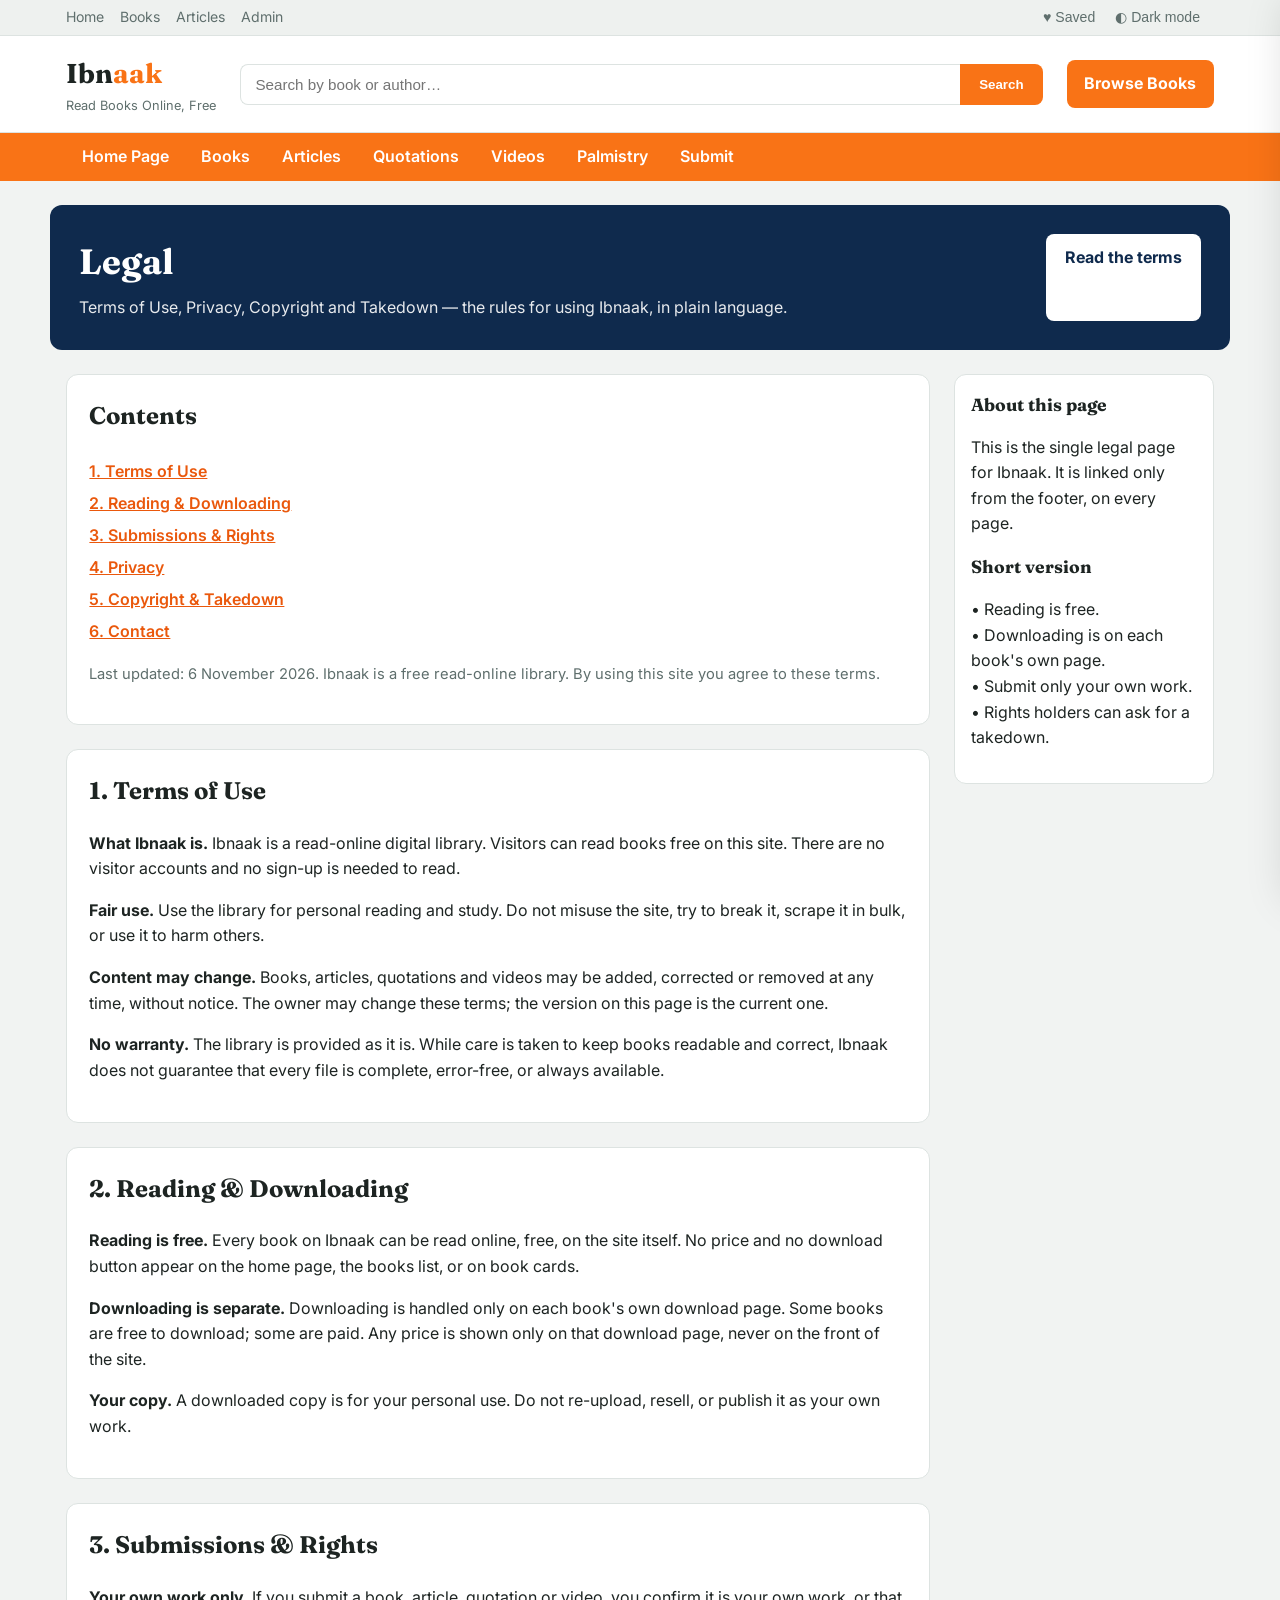
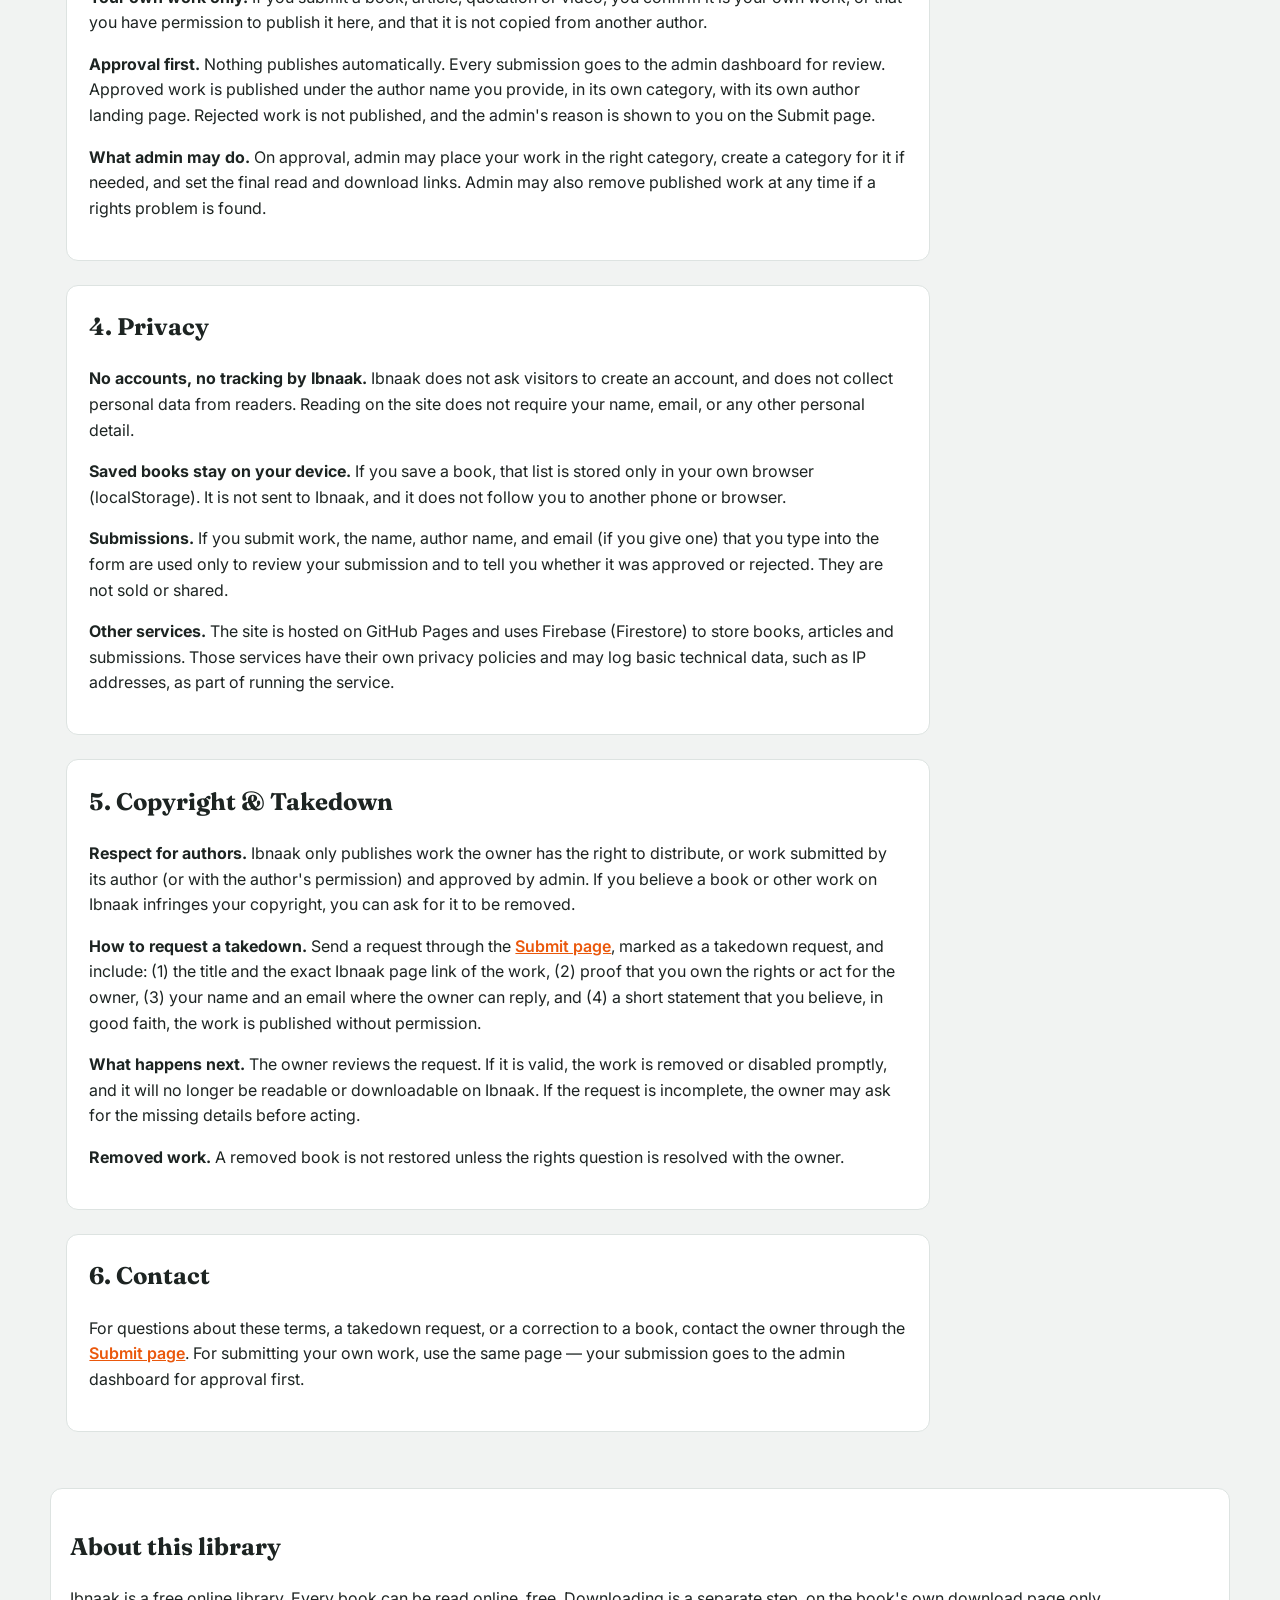
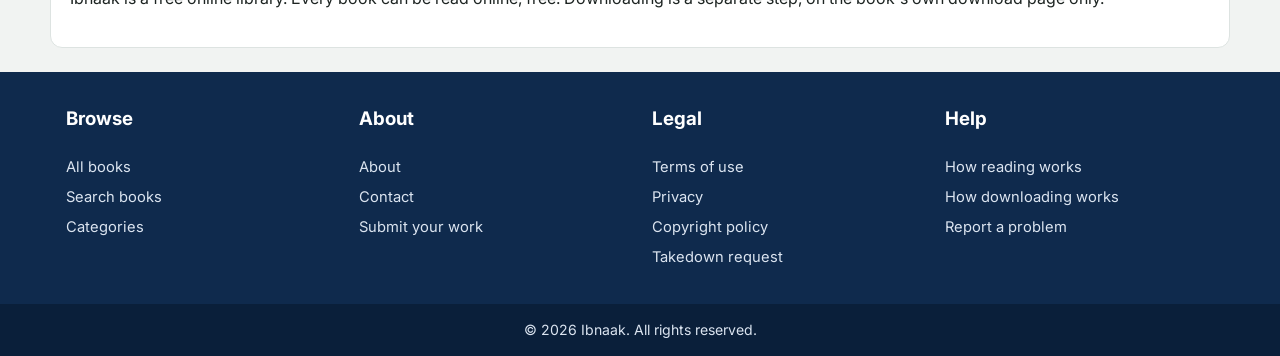
<file: legal.html>
<!DOCTYPE html>
<html lang="en"><head><meta charset="UTF-8"><meta name="viewport" content="width=device-width, initial-scale=1.0">
<title>Legal — Terms, Privacy &amp; Copyright — Ibnaak</title><meta name="description" content="Ibnaak Legal: Terms of Use, Privacy, Copyright and Takedown. Read the rules for using this free online library.">
<link rel="preconnect" href="https://fonts.googleapis.com"><link rel="preconnect" href="https://fonts.gstatic.com" crossorigin>
<link href="https://fonts.googleapis.com/css2?family=Fraunces:wght@500;600;700&family=Inter:wght@400;500;600&display=swap" rel="stylesheet">
<style>
:root{--green:#f97316;--green-dark:#ea580c;--navy:#0f2a4d;--navy-dark:#0a1f3a;--teal:#0e8f8f;--gold:#f97316;--red:#f97316;--bg:#f1f3f2;--card:#fff;--ink:#1d2422;--muted:#5f6f6d;--line:#dde3e1;--radius:12px}
[data-theme="dark"]{--bg:#0a1424;--card:#14273f;--ink:#eef2f1;--muted:#9db0c8;--line:#24395a;--green:#fb923c;--green-dark:#f97316;--navy:#0f2a4d;--navy-dark:#0a1f3a;--gold:#f97316;--red:#f97316}
[data-theme="dark"] .topbar{background:#14273f}
[data-theme="dark"] .header{background:var(--card)}
[data-theme="dark"] .search input{background:var(--card);color:var(--ink)}
[data-theme="dark"] .pagination a{background:var(--card);color:var(--ink)}
[data-theme="dark"] .directory a{color:#7aa2ff}
*{box-sizing:border-box} body{margin:0;background:var(--bg);color:var(--ink);font-family:Inter,system-ui,-apple-system,"Segoe UI",sans-serif;line-height:1.6} a{color:inherit} img{display:block;max-width:100%}
.topbar{background:#eef1ef;border-bottom:1px solid var(--line);font-size:.88rem}.topbar .wrap{max-width:1180px;margin:auto;padding:.4rem 1rem;display:flex;justify-content:space-between;gap:1rem;flex-wrap:wrap;align-items:center}.topbar a{color:var(--muted);text-decoration:none;margin-right:1rem}.topbar button{background:none;border:0;color:var(--muted);cursor:pointer;font-size:.88rem;margin-right:.5rem}
.header{background:var(--card);border-bottom:1px solid var(--line)}.header .wrap{max-width:1180px;margin:auto;padding:1rem;display:flex;align-items:center;gap:1.5rem;flex-wrap:wrap}.logo{font-family:Fraunces,Georgia,serif;font-size:1.7rem;font-weight:700;text-decoration:none;color:var(--ink)}.logo span{color:var(--green)}.logo small{display:block;font-family:Inter,sans-serif;font-size:.8rem;font-weight:400;color:var(--muted)}
.search{flex:1 1 320px;display:flex}.search input{flex:1;padding:.7rem .9rem;border:1px solid var(--line);border-right:0;border-radius:8px 0 0 8px;background:#fff;color:var(--ink);font-size:.95rem}.search button{background:var(--green);color:#fff;border:0;padding:.7rem 1.2rem;border-radius:0 8px 8px 0;font-weight:700;cursor:pointer}.submit{background:var(--green);color:#fff !important;text-decoration:none;padding:.7rem 1.1rem;border-radius:8px;font-weight:700;white-space:nowrap}
.nav{background:var(--green)}.nav .wrap{max-width:1180px;margin:auto;padding:0 1rem}.nav ul{list-style:none;margin:0;padding:0;display:flex;flex-wrap:wrap}.nav a{display:block;color:#fff;text-decoration:none;padding:.7rem 1rem;font-weight:600}.nav a:hover,.nav a.active{background:var(--green-dark)}
.banner{background:#0f2a4d;color:#fff;border-radius:var(--radius);padding:1.8rem;margin:1.5rem auto;max-width:1180px;display:flex;justify-content:space-between;gap:1rem;flex-wrap:wrap}.banner h1{margin:0 0 .3rem;font-family:Fraunces,Georgia,serif}.banner p{margin:0;opacity:.9}.banner a{background:#fff;color:#0f2a4d;text-decoration:none;padding:.7rem 1.2rem;border-radius:8px;font-weight:700;white-space:nowrap}
.wrap{max-width:1180px;margin:auto;padding:0 1rem 2rem}.layout{display:grid;grid-template-columns:1fr 260px;gap:1.5rem;align-items:start}
.shelf{background:var(--card);border:1px solid var(--line);border-radius:var(--radius);padding:1.2rem;margin-bottom:1.5rem}.shelf-head{display:flex;justify-content:space-between;align-items:center;margin-bottom:1rem}.shelf-head h2{margin:0;font-size:1.25rem;font-family:Fraunces,Georgia,serif}.shelf-head a{text-decoration:none;font-weight:600;color:var(--green-dark)}
.grid{display:grid;grid-template-columns:repeat(5,1fr);gap:1rem}.card{background:var(--card);border:1px solid var(--line);border-radius:var(--radius);overflow:hidden;text-decoration:none;cursor:pointer;position:relative}.card img{width:100%;aspect-ratio:3/4;object-fit:cover}.card .ph{aspect-ratio:3/4;background:#fff1e6;display:flex;align-items:center;justify-content:center;text-align:center;padding:.7rem;color:var(--green-dark);font-family:Fraunces,Georgia,serif;font-weight:700}.card-body{padding:.8rem}.card-body h3{font-size:.95rem;margin:0 0 .25rem;line-height:1.4}.card-body p{margin:0;color:var(--muted);font-size:.85rem}.card .cat{font-size:.7rem;letter-spacing:.1em;text-transform:uppercase;color:var(--green-dark);font-weight:600}.badge{background:#fff1e6;color:var(--green-dark);border-radius:999px;padding:.1rem .5rem;font-weight:700;font-size:.8rem}
.wish-heart{position:absolute;top:10px;right:10px;width:36px;height:36px;border-radius:50%;border:0;background:rgba(255,255,255,.94);color:#7d7466;cursor:pointer;z-index:2;display:flex;align-items:center;justify-content:center}.wish-heart svg{width:18px;height:18px;fill:none;stroke:currentColor;stroke-width:2}.wish-heart.on{color:#e0245e}.wish-heart.on svg{fill:#e0245e;stroke:#e0245e}
.aside{background:var(--card);border:1px solid var(--line);border-radius:var(--radius);padding:1rem}.aside h2{font-size:1.1rem;margin-top:0;font-family:Fraunces,Georgia,serif}.rand{display:flex;gap:.7rem;padding:.6rem 0;border-bottom:1px solid var(--line)}.rand .thumb{width:48px;height:68px;flex:none;background:#fff1e6;border-radius:4px;display:flex;align-items:center;justify-content:center;font-size:.7rem;text-align:center}.rand img{width:48px;height:68px;object-fit:cover;border-radius:4px}.rand a{text-decoration:none;font-weight:600;line-height:1.3}.rand p{margin:.1rem 0 0;color:var(--muted);font-size:.85rem}
.directory{background:var(--card);border:1px solid var(--line);border-radius:var(--radius);padding:1.2rem}.directory-grid{display:grid;grid-template-columns:repeat(4,1fr);gap:1.5rem}.directory a{display:block;color:#2563eb;text-decoration:none;font-size:.92rem}.directory h3{margin:0 0 .4rem}
.archive-layout{display:grid;grid-template-columns:260px 1fr;gap:1.5rem;align-items:start;margin-top:1.5rem}.filter{background:var(--card);border:1px solid var(--line);border-radius:var(--radius);padding:1rem;margin-bottom:1rem}.filter h3{margin:0 0 .5rem;font-size:1rem}.filter a{display:block;text-decoration:none;padding:.25rem 0;font-size:.92rem}.filter span{color:var(--muted)}
.pagination{text-align:center;margin:2rem 0}.pagination a{display:inline-block;padding:.4rem .8rem;border:1px solid var(--line);border-radius:999px;text-decoration:none;background:#fff;margin:0 .15rem;cursor:pointer}.pagination a.current{background:var(--red);border-color:var(--red);color:#fff}
.about{background:var(--card);border:1px solid var(--line);border-radius:var(--radius);padding:1.2rem;margin:0 auto 1.5rem;max-width:1180px}.footer{background:var(--navy);color:#dbe4f0}.footer .wrap{padding:2rem 1rem;display:grid;grid-template-columns:repeat(4,1fr);gap:1.5rem}.footer h3{color:#fff;margin-top:0}.footer a{color:#dbe4f0;text-decoration:none;display:block;padding:.2rem 0;font-size:.92rem}.footer a:hover{color:var(--gold)}.bottom{background:var(--navy-dark);text-align:center;padding:.9rem;font-size:.88rem}
.quote{text-align:center}.quote blockquote{font-family:Fraunces,Georgia,serif;font-size:1.4rem;font-style:italic;color:var(--green-dark);margin:0}.quote figcaption{color:var(--muted);margin-top:.5rem}
.post-grid{display:grid;grid-template-columns:repeat(3,1fr);gap:1rem}.post{display:block;text-decoration:none;background:var(--card);border:1px solid var(--line);border-radius:var(--radius);overflow:hidden}.post img{width:100%;height:180px;object-fit:cover}.post .body{padding:1rem}.post h3{font-size:1.05rem;margin:0 0 .4rem;color:var(--green-dark)}.post p{font-size:.9rem;color:var(--muted);margin:0}
.empty{background:var(--card);border:1.5px dashed var(--line);border-radius:var(--radius);padding:2rem;text-align:center;color:var(--muted);grid-column:1/-1}
.overlay{position:fixed;inset:0;background:rgba(30,20,18,.45);z-index:70;opacity:0;visibility:hidden;transition:opacity .25s}.overlay.show{opacity:1;visibility:visible}.drawer{position:fixed;top:0;right:-420px;width:min(400px,94vw);height:100%;background:#fff;z-index:71;display:flex;flex-direction:column;transition:right .25s;box-shadow:-12px 0 40px rgba(0,0,0,.15)}.drawer.open{right:0}.drawer .d-head{display:flex;align-items:center;justify-content:space-between;padding:18px 20px;border-bottom:1px solid var(--line)}.drawer .items{flex:1;overflow-y:auto;padding:10px 20px}.ci{display:flex;gap:12px;padding:14px 0;border-bottom:1px dashed var(--line)}.ci img{width:64px;height:80px;object-fit:cover;border-radius:8px}.ci .info{flex:1}.ci h4{margin:0;font-size:.92rem}.ci .by{color:var(--muted);font-size:.85rem}
@media(max-width:1000px){.grid{grid-template-columns:repeat(3,1fr)}.layout,.archive-layout{grid-template-columns:1fr}.directory-grid,.footer .wrap{grid-template-columns:repeat(2,1fr)}.post-grid{grid-template-columns:repeat(2,1fr)}}
@media(max-width:700px){.grid{grid-template-columns:repeat(2,1fr)}.directory-grid,.footer .wrap,.post-grid{grid-template-columns:1fr}.header .wrap{flex-direction:column;align-items:stretch}.search{flex:0 0 auto !important;width:100% !important;height:48px !important;min-height:48px}.search input{height:48px !important;min-height:48px}.search button{height:48px !important;min-height:48px;align-self:stretch}}

/* --- Responsive audit fix: phones, small phones, tablets --- */
html,body{overflow-x:clip}
h1{font-size:clamp(1.5rem,5vw,2.2rem);overflow-wrap:break-word}
h2{overflow-wrap:break-word}
.search{min-width:0}.search input{min-width:0}
.card-body h3,.shelf-head h2,.banner h1{overflow-wrap:break-word}
img,iframe{max-width:100%}
input,select,textarea{font-size:16px}
@media(max-width:700px){
.topbar .wrap{gap:.5rem}.nav a{padding:.6rem .8rem;font-size:.9rem}
.banner{padding:1.2rem;margin:1rem auto}.shelf{padding:1rem}.card-body{padding:.7rem}.card-body h3{font-size:.88rem}
.toolbar{flex-direction:column;align-items:stretch}.filter{padding:.9rem}.form{padding:1rem}.submit{text-align:center}
.header .wrap{gap:1rem}
}
@media(max-width:480px){.search,.search input,.search button{height:44px !important;min-height:44px};
.wrap{padding:0 .75rem 1.5rem}.header .wrap{padding:.8rem .75rem}.logo{font-size:1.4rem}
.search input,.search button{padding:.6rem .7rem;font-size:.9rem}.submit{padding:.6rem .9rem;font-size:.9rem}
.nav a{padding:.55rem .65rem;font-size:.85rem}.banner{padding:1.2rem .9rem;border-radius:10px}.banner h1{font-size:1.4rem}
.grid{grid-template-columns:repeat(2,1fr) !important;gap:.7rem}
.card-body{padding:.6rem}.card-body h3{font-size:.82rem;line-height:1.35}.card-body p{font-size:.78rem}
.shelf,.form,.about,.filter,.aside,.directory{padding:.9rem}
.directory-grid,.footer .wrap,.post-grid{grid-template-columns:1fr !important}
.archive-layout,.layout{gap:1rem}.pagination a{padding:.35rem .65rem;font-size:.85rem}
.rand .thumb,.rand img{width:42px;height:60px}.topbar{font-size:.8rem}.drawer{width:94vw}
}

</style><style>.form{background:var(--card);border:1px solid var(--line);border-radius:12px;padding:1.4rem;margin-bottom:1.5rem}.field{margin-bottom:1rem}.field label{display:block;font-weight:600;margin-bottom:.3rem}.field input,.field select,.field textarea{width:100%;padding:.7rem .9rem;border:1px solid var(--line);border-radius:8px;background:var(--card);color:var(--ink);font:inherit}.field textarea{min-height:120px}.field small{color:var(--muted)}.btn{background:var(--green);color:#fff;border:0;padding:.8rem 1.4rem;border-radius:8px;font-weight:700;cursor:pointer}.btn-ghost{background:var(--card);border:1px solid var(--line);color:var(--ink)}.ok{background:#fff1e6;border:1px solid #fed7aa;border-radius:8px;padding:.9rem 1rem;margin-bottom:1rem;display:none}.err{background:#fde8ec;border:1px solid #f5b8c4;border-radius:8px;padding:.9rem 1rem;margin-bottom:1rem;display:none}.badge2{display:inline-block;background:#fff7d6;border:1px solid #e5c07b;border-radius:999px;padding:.1rem .6rem;font-weight:700;font-size:.85rem}.badge2.approved{background:#fff1e6;border-color:#fed7aa;color:#ea580c}.badge2.rejected{background:#fde8ec;border-color:#f5b8c4;color:#a61e3d}.sub-card{background:var(--card);border:1px solid var(--line);border-radius:12px;padding:1rem;margin-bottom:1rem}</style></head>
<body>
<div class="topbar"><div class="wrap"><div><a href="index.html">Home</a><a href="books.html">Books</a><a href="articles.html">Articles</a><a href="admin.html">Admin</a></div><div><button id="wishOpen" aria-label="Saved">♥ Saved <span id="wishCount" style="display:none">0</span></button><button id="themeToggle" aria-label="Switch theme">◐ Theme</button></div></div></div>
<header class="header"><div class="wrap"><a class="logo" href="index.html">Ibn<span>aak</span><small>Read Books Online, Free</small></a>
<form class="search" id="libSearchForm"><input type="search" id="libSearchInput" placeholder="Search by book or author…" aria-label="Search books"><button type="submit">Search</button></form>
<a class="submit" href="books.html">Browse Books</a></div></header>
<nav class="nav"><div class="wrap"><ul><li><a href="index.html">Home Page</a></li><li><a href="books.html">Books</a></li><li><a href="articles.html">Articles</a></li><li><a href="quotations.html">Quotations</a></li><li><a href="videos.html">Videos</a></li><li><a href="palmistry.html">Palmistry</a></li><li><a href="submit.html">Submit</a></li></ul></div></nav>
<div class="banner"><div><h1>Legal</h1><p>Terms of Use, Privacy, Copyright and Takedown — the rules for using Ibnaak, in plain language.</p></div><a href="#terms">Read the terms</a></div>
<div class="wrap"><div class="layout"><main>
<section class="form"><h2 style="font-family:Fraunces,Georgia,serif;margin-top:0">Contents</h2>
<p style="line-height:2"><a href="#terms" style="color:var(--green-dark);font-weight:600">1. Terms of Use</a><br><a href="#reading" style="color:var(--green-dark);font-weight:600">2. Reading &amp; Downloading</a><br><a href="#submissions" style="color:var(--green-dark);font-weight:600">3. Submissions &amp; Rights</a><br><a href="#privacy" style="color:var(--green-dark);font-weight:600">4. Privacy</a><br><a href="#copyright" style="color:var(--green-dark);font-weight:600">5. Copyright &amp; Takedown</a><br><a href="#contact" style="color:var(--green-dark);font-weight:600">6. Contact</a></p>
<p style="color:var(--muted);font-size:.92rem">Last updated: 6 November 2026. Ibnaak is a free read-online library. By using this site you agree to these terms.</p></section>

<section class="form" id="terms"><h2 style="font-family:Fraunces,Georgia,serif;margin-top:0">1. Terms of Use</h2>
<p><strong>What Ibnaak is.</strong> Ibnaak is a read-online digital library. Visitors can read books free on this site. There are no visitor accounts and no sign-up is needed to read.</p>
<p><strong>Fair use.</strong> Use the library for personal reading and study. Do not misuse the site, try to break it, scrape it in bulk, or use it to harm others.</p>
<p><strong>Content may change.</strong> Books, articles, quotations and videos may be added, corrected or removed at any time, without notice. The owner may change these terms; the version on this page is the current one.</p>
<p><strong>No warranty.</strong> The library is provided as it is. While care is taken to keep books readable and correct, Ibnaak does not guarantee that every file is complete, error-free, or always available.</p></section>

<section class="form" id="reading"><h2 style="font-family:Fraunces,Georgia,serif;margin-top:0">2. Reading &amp; Downloading</h2>
<p><strong>Reading is free.</strong> Every book on Ibnaak can be read online, free, on the site itself. No price and no download button appear on the home page, the books list, or on book cards.</p>
<p><strong>Downloading is separate.</strong> Downloading is handled only on each book's own download page. Some books are free to download; some are paid. Any price is shown only on that download page, never on the front of the site.</p>
<p><strong>Your copy.</strong> A downloaded copy is for your personal use. Do not re-upload, resell, or publish it as your own work.</p></section>

<section class="form" id="submissions"><h2 style="font-family:Fraunces,Georgia,serif;margin-top:0">3. Submissions &amp; Rights</h2>
<p><strong>Your own work only.</strong> If you submit a book, article, quotation or video, you confirm it is your own work, or that you have permission to publish it here, and that it is not copied from another author.</p>
<p><strong>Approval first.</strong> Nothing publishes automatically. Every submission goes to the admin dashboard for review. Approved work is published under the author name you provide, in its own category, with its own author landing page. Rejected work is not published, and the admin's reason is shown to you on the Submit page.</p>
<p><strong>What admin may do.</strong> On approval, admin may place your work in the right category, create a category for it if needed, and set the final read and download links. Admin may also remove published work at any time if a rights problem is found.</p></section>

<section class="form" id="privacy"><h2 style="font-family:Fraunces,Georgia,serif;margin-top:0">4. Privacy</h2>
<p><strong>No accounts, no tracking by Ibnaak.</strong> Ibnaak does not ask visitors to create an account, and does not collect personal data from readers. Reading on the site does not require your name, email, or any other personal detail.</p>
<p><strong>Saved books stay on your device.</strong> If you save a book, that list is stored only in your own browser (localStorage). It is not sent to Ibnaak, and it does not follow you to another phone or browser.</p>
<p><strong>Submissions.</strong> If you submit work, the name, author name, and email (if you give one) that you type into the form are used only to review your submission and to tell you whether it was approved or rejected. They are not sold or shared.</p>
<p><strong>Other services.</strong> The site is hosted on GitHub Pages and uses Firebase (Firestore) to store books, articles and submissions. Those services have their own privacy policies and may log basic technical data, such as IP addresses, as part of running the service.</p></section>

<section class="form" id="copyright"><h2 style="font-family:Fraunces,Georgia,serif;margin-top:0">5. Copyright &amp; Takedown</h2>
<p><strong>Respect for authors.</strong> Ibnaak only publishes work the owner has the right to distribute, or work submitted by its author (or with the author's permission) and approved by admin. If you believe a book or other work on Ibnaak infringes your copyright, you can ask for it to be removed.</p>
<p><strong>How to request a takedown.</strong> Send a request through the <a href="submit.html" style="color:var(--green-dark);font-weight:600">Submit page</a>, marked as a takedown request, and include: (1) the title and the exact Ibnaak page link of the work, (2) proof that you own the rights or act for the owner, (3) your name and an email where the owner can reply, and (4) a short statement that you believe, in good faith, the work is published without permission.</p>
<p><strong>What happens next.</strong> The owner reviews the request. If it is valid, the work is removed or disabled promptly, and it will no longer be readable or downloadable on Ibnaak. If the request is incomplete, the owner may ask for the missing details before acting.</p>
<p id="takedown"><strong>Removed work.</strong> A removed book is not restored unless the rights question is resolved with the owner.</p></section>

<section class="form" id="contact"><h2 style="font-family:Fraunces,Georgia,serif;margin-top:0">6. Contact</h2>
<p>For questions about these terms, a takedown request, or a correction to a book, contact the owner through the <a href="submit.html" style="color:var(--green-dark);font-weight:600">Submit page</a>. For submitting your own work, use the same page — your submission goes to the admin dashboard for approval first.</p></section>
</main><aside class="aside"><h2>About this page</h2><p>This is the single legal page for Ibnaak. It is linked only from the footer, on every page.</p><h2>Short version</h2><p>• Reading is free.<br>• Downloading is on each book's own page.<br>• Submit only your own work.<br>• Rights holders can ask for a takedown.</p></aside></div></div>
<div class="about"><h2 style="font-family:Fraunces,Georgia,serif">About this library</h2><p>Ibnaak is a free online library. Every book can be read online, free. Downloading is a separate step, on the book's own download page only.</p></div>
<footer class="footer"><div class="wrap"><div><h3>Browse</h3><a href="books.html">All books</a><a href="books.html">Search books</a><a href="books.html">Categories</a></div><div><h3>About</h3><a href="index.html">About</a><a href="index.html">Contact</a><a href="submit.html">Submit your work</a></div><div><h3>Legal</h3><a href="legal.html#terms">Terms of use</a><a href="legal.html#privacy">Privacy</a><a href="legal.html#copyright">Copyright policy</a><a href="legal.html#takedown">Takedown request</a></div><div><h3>Help</h3><a href="books.html">How reading works</a><a href="books.html">How downloading works</a><a href="index.html">Report a problem</a></div></div><div class="bottom">© <span id="yr"></span> Ibnaak. All rights reserved.</div></footer>
<div class="overlay" id="overlay"></div><aside class="drawer" id="wishDrawer"><div class="d-head"><h3>Saved Books</h3><button id="wishClose">×</button></div><div class="items" id="wishItems"></div></aside>
<script>
var $=function(id){return document.getElementById(id)};
function applyTheme(t){document.documentElement.dataset.theme=t;try{localStorage.setItem("abk_theme",t)}catch(e){}var b=$("themeToggle");if(b)b.textContent=t==="dark"?"☀ Light mode":"◐ Dark mode"}
var savedTheme="light"; try{savedTheme=localStorage.getItem("abk_theme")||"light"}catch(e){} applyTheme(savedTheme);
$("themeToggle").onclick=function(){applyTheme(document.documentElement.dataset.theme==="dark"?"light":"dark")};
$("libSearchForm").addEventListener("submit",function(e){e.preventDefault();var q=$("libSearchInput").value.trim();location.href="books.html"+(q?"?q="+encodeURIComponent(q):"")});
var wish=[]; try{wish=JSON.parse(localStorage.getItem("abk_wish")||"[]")}catch(e){}
var b=$("wishCount"); b.textContent=wish.length; b.style.display=wish.length?"inline":"none";
$("wishOpen").onclick=function(){$("wishDrawer").classList.add("open");$("overlay").classList.add("show")};
$("wishClose").onclick=function(){$("wishDrawer").classList.remove("open");$("overlay").classList.remove("show")};
$("overlay").onclick=function(){$("wishDrawer").classList.remove("open");$("overlay").classList.remove("show")};
$("yr").textContent=new Date().getFullYear();
</script>

</body></html>
</file>
